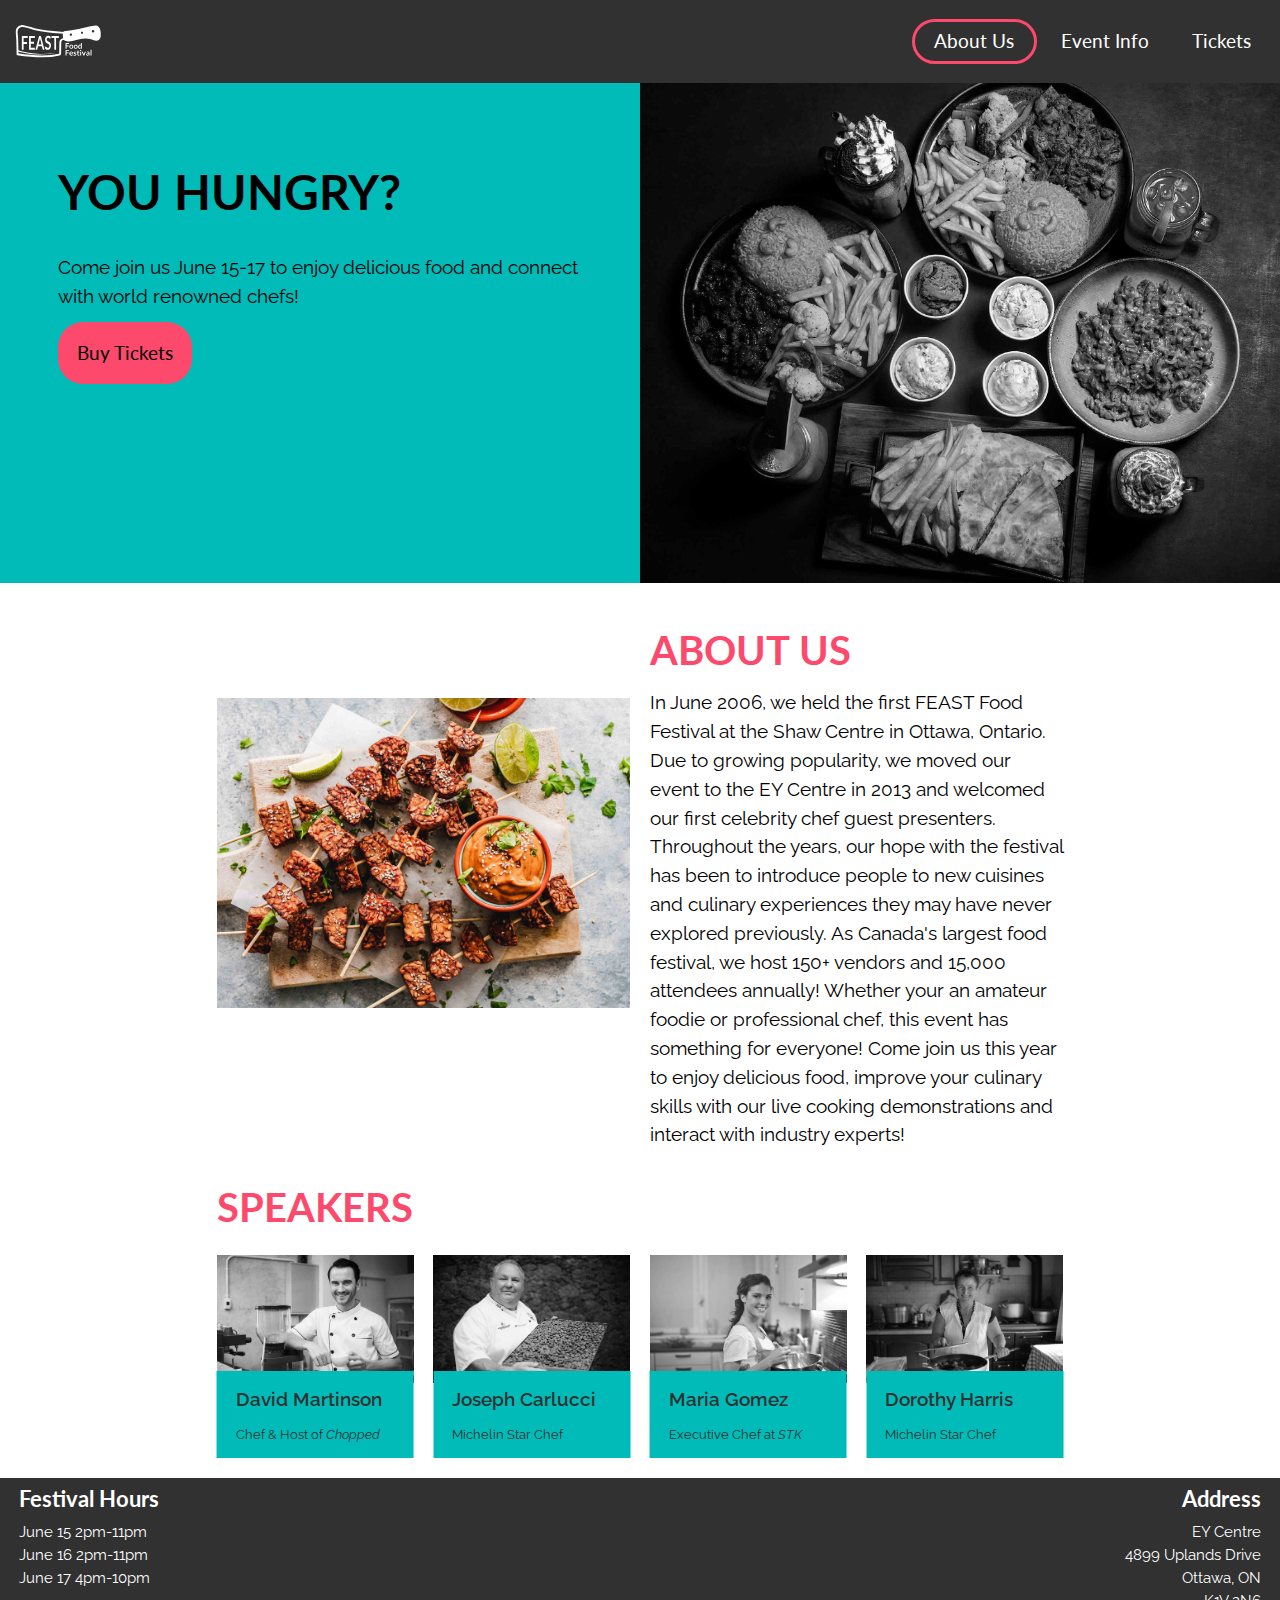
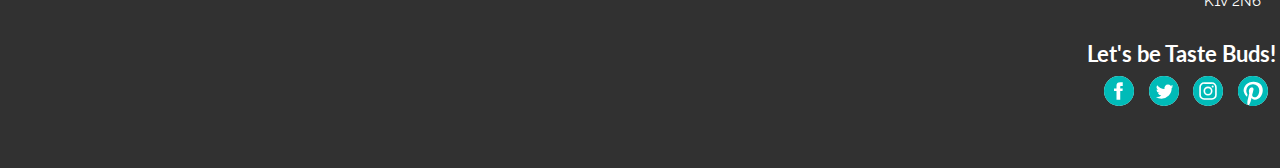
<file: index.html>
<!DOCTYPE html>
<html lang="en-ca">
<head>
  <meta charset="utf-8">
  <title>FEAST Food Festival</title>
  <meta name="viewport" content="width=device-width,initial-scale=1">
  <link href="css/type.css" rel="stylesheet">
  <link href="css/main.css" rel="stylesheet">
  <link href="https://fonts.googleapis.com/css2?family=Lato:wght@700;900&family=Raleway:wght@400;600&display=swap" rel="stylesheet">
  <link rel="icon" href="favicon-196.png" type="image/png">
  <link rel="shortcut icon" href="favicon.ico">
</head>
<body>

  <ul class="skip-links">
    <li><a href="#nav">Jump to navigation</a></li>
    <li><a href="#main">Jump to main content</a></li>
  </ul>

  <header role="banner">
    <div class="logo">
      <img class="logo-1" src="images/feast-logo.svg" alt="logo for desktop">
      <img class="logo-2" src="images/feast-logo-square.svg" alt="logo for mobile">
    </div>

    <nav role="navigation" id="nav" tabindex="0">
      <ul class="nav">
        <li><a class="current" href="index.html">About Us</a></li>
        <li><a href="event-info.html">Event Info</a></li>
        <li><a href="tickets.html">Tickets</a></li>
      </ul>
    </nav>
  </header>

  <main role="main" id="main" tabindex="0">
    <section class="hero-banner">
      <img class="feast-banner" src="images/feast.jpg" alt="feast banner">
      <div class="banner-text">
        <h1>YOU HUNGRY?</h1>
        <p>Come join us June 15-17 to enjoy delicious food and connect with world renowned chefs!</p>
        <a class="buy-tickets" href="tickets.html">Buy Tickets</a>
      </div>
    </section>

    <div class="content">
      <div class="about-us">
        <img class="about-us-img" src="images/skewers.jpg" alt="skewers">
        <div class="about-us-text">
          <h2 class="about-us-h2">ABOUT US</h2>
          <p class="about-us-p">In June 2006, we held the first FEAST Food Festival at the Shaw Centre in Ottawa, Ontario. Due to growing popularity, we moved our event to the EY Centre in 2013 and welcomed our first celebrity chef guest presenters. Throughout the years, our hope with the festival has been to introduce people to new cuisines and culinary experiences they may have never explored previously. As Canada's largest food festival, we host 150+ vendors and 15,000 attendees annually! Whether your an amateur foodie or professional chef, this event has something for everyone! Come join us this year to enjoy delicious food, improve your culinary skills with our live cooking demonstrations and interact with industry experts!</p>
        </div>
      </div>

      <section class="speakers">
        <h2>SPEAKERS</h2>
        <div class="chef-david">
          <img class="chef-img" src="images/chef-1.jpg" alt="chef david martinson">
          <div class="chef-name chef-1">
            <p class="name">David Martinson</p>
            <p>Chef & Host of <i>Chopped</i></p>
          </div>
        </div>
        <div class="chef-joseph">
          <img class="chef-img" src="images/chef-2.jpg" alt="chef joseph carlucci">
          <div class="chef-name chef-2">
            <p class="name">Joseph Carlucci</p>
            <p>Michelin Star Chef</p>
          </div>
        </div>
        <div class="chef-maria">
          <img class="chef-img" src="images/chef-3.jpg" alt="chef maria gomez">
          <div class="chef-name chef-3">
            <p class="name">Maria Gomez</p>
            <p>Executive Chef at <i>STK</i></p>
          </div>
        </div>
        <div class="chef-dorothy">
          <img class="chef-img" src="images/chef-4.jpg" alt="chef dorothy harris">
          <div class="chef-name chef-4">
            <p class="name">Dorothy Harris</p>
            <p>Michelin Star Chef</p>
          </div>
        </div>
      </section>
    </div>
  </main>

  <footer role="contentinfo">
    <div class="hours">
      <h3>Festival Hours</h3>
      <p>June 15 2pm-11pm</p>
      <p>June 16 2pm-11pm</p>
      <p class="last">June 17 4pm-10pm</p>
    </div>

    <div class="address">
      <h3>Address</h3>
      <p>EY Centre</p>
      <p>4899 Uplands Drive</p>
      <p>Ottawa, ON</p>
      <p class="last">K1V 2N6</p>
    </div>

    <div class="social-media">
      <h3>Let's be Taste Buds!</h3>
      <img src="images/facebook.svg" alt="facebook icon">
      <img src="images/twitter.svg" alt="twitter icon">
      <img src="images/instagram.svg" alt="instagram icon">
      <img src="images/pinterest.svg" alt="pinterest icon">
    </div>
  </footer>

</body>
</html>
</file>
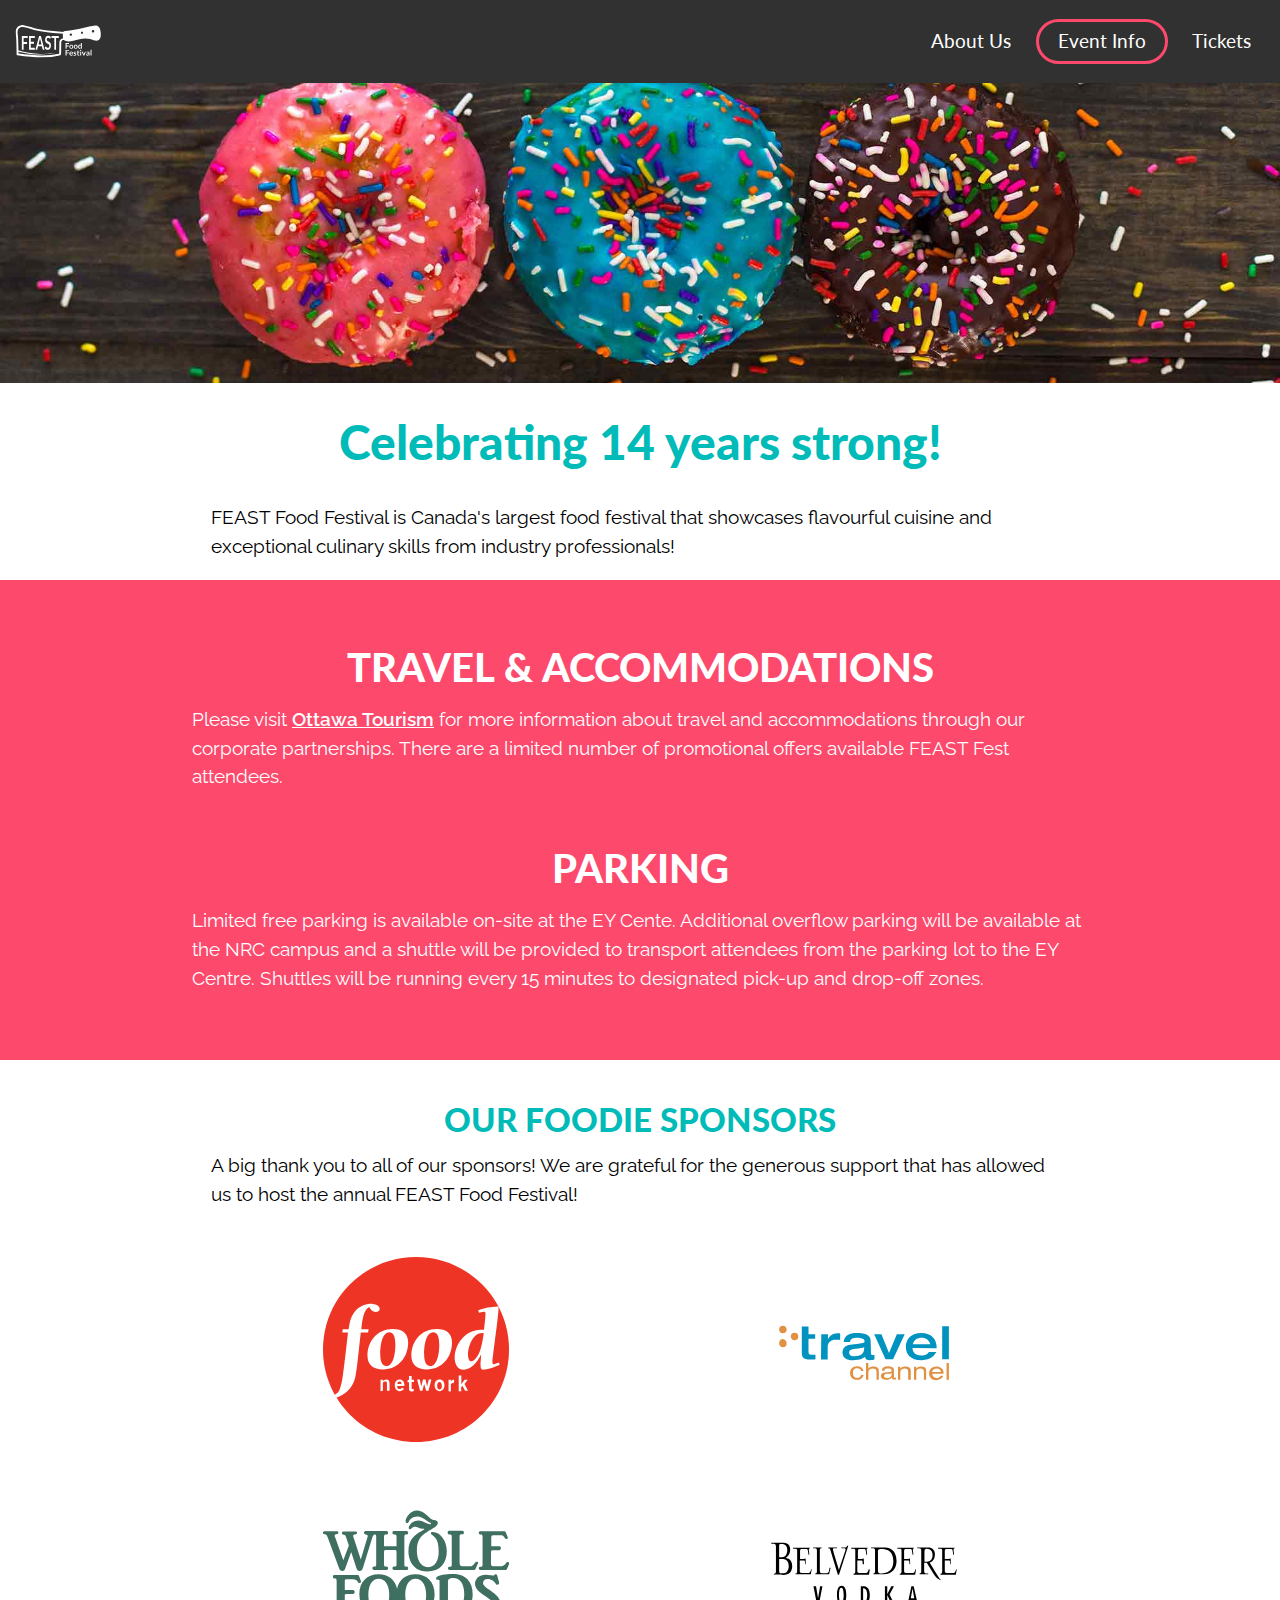
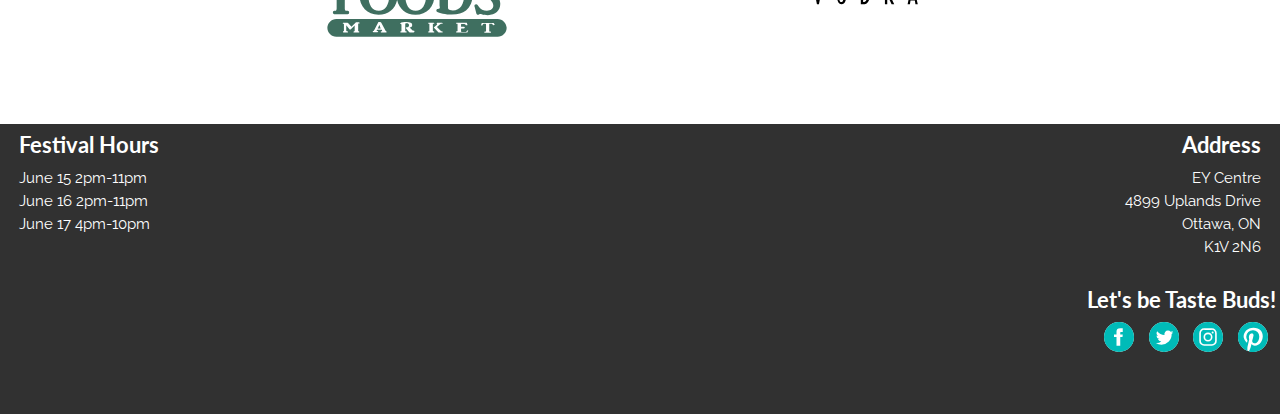
<file: event-info.html>
<!DOCTYPE html>
<html lang="en-ca">
<head>
  <meta charset="utf-8">
  <title>FEAST Food Festival</title>
  <meta name="viewport" content="width=device-width,initial-scale=1">
  <link href="css/type.css" rel="stylesheet">
  <link href="css/main.css" rel="stylesheet">
  <link href="https://fonts.googleapis.com/css2?family=Lato:wght@700;900&family=Raleway:wght@400;600&display=swap" rel="stylesheet">
  <link rel="icon" href="favicon-196.png" type="image/png">
  <link rel="shortcut icon" href="favicon.ico">
</head>
<body>

  <header role="banner">
    <div class="logo">
      <img class="logo-1" src="images/feast-logo.svg" alt="logo for desktop">
      <img class="logo-2" src="images/feast-logo-square.svg" alt="logo for mobile">
    </div>

    <nav role="navigation" id="nav" tabindex="0">
      <ul class="nav">
        <li><a href="index.html">About Us</a></li>
        <li><a class="current" href="event-info.html">Event Info</a></li>
        <li><a href="tickets.html">Tickets</a></li>
      </ul>
    </nav>
  </header>

  <main class="event-info" role="main" id="main" tabindex="0">
    <img class="donuts" src="images/donuts.jpg" alt="donut banner">
    <div class="celebrate">
      <h1>Celebrating 14 years strong!</h1>
      <p>FEAST Food Festival is Canada's largest food festival that showcases flavourful cuisine and exceptional culinary skills from industry professionals!</p>
    </div>

    <div class="info">
      <h2>TRAVEL & ACCOMMODATIONS</h2>
      <p>Please visit <a href="https://ottawatourism.ca/en/plan-your-visit/getting-here">Ottawa Tourism</a> for more information about travel and accommodations through our corporate partnerships. There are a limited number of promotional offers available FEAST Fest attendees.</p>

      <h2>PARKING</h2>
      <p>Limited free parking is available on-site at the EY Cente. Additional overflow parking will be available at the NRC campus and a shuttle will be provided to transport attendees from the parking lot to the EY Centre. Shuttles will be running every 15 minutes to designated pick-up and drop-off zones. </p>
    </div>

    <div class="sponsors">
      <h3>OUR FOODIE SPONSORS</h3>
      <p>A big thank you to all of our sponsors! We are grateful for the generous support that has allowed us to host the annual FEAST Food Festival!</p>
      <div class="sponsor-img">
        <img class="img1" src="images/food-network.svg" alt="food network logo">
        <img class="img2" src="images/travel-channel.svg" alt="travel channel logo">
        <img class="img3" src="images/whole-foods.svg" alt="whole foods logo">
        <img class="img4" src="images/vodka.svg" alt="belvedere vodka logo">
      </div>
    </div>
  </main>

  <footer role="contentinfo">
    <div class="hours">
      <h3>Festival Hours</h3>
      <p>June 15 2pm-11pm</p>
      <p>June 16 2pm-11pm</p>
      <p class="last">June 17 4pm-10pm</p>
    </div>

    <div class="address">
      <h3>Address</h3>
      <p>EY Centre</p>
      <p>4899 Uplands Drive</p>
      <p>Ottawa, ON</p>
      <p class="last">K1V 2N6</p>
    </div>

    <div class="social-media">
      <h3>Let's be Taste Buds!</h3>
      <img src="images/facebook.svg" alt="facebook icon">
      <img src="images/twitter.svg" alt="twitter icon">
      <img src="images/instagram.svg" alt="instagram icon">
      <img src="images/pinterest.svg" alt="pinterest icon">
    </div>
  </footer>

</body>
</html>
</file>
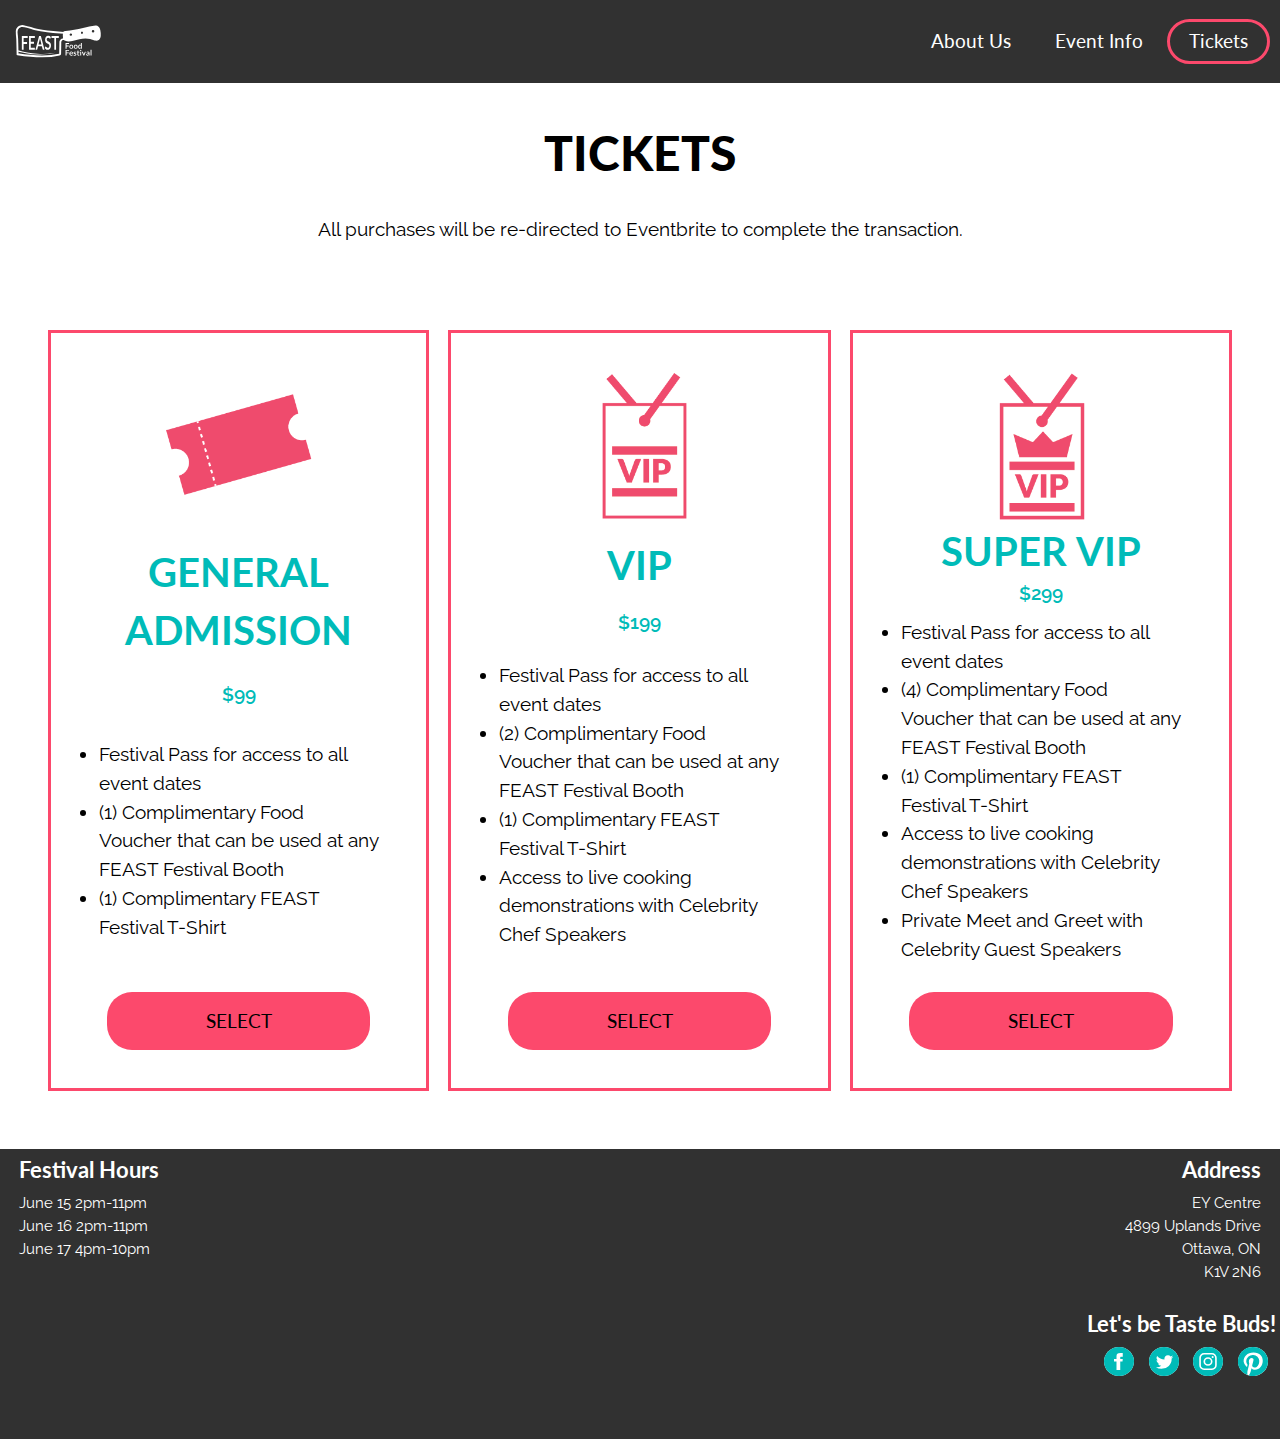
<file: tickets.html>
<!DOCTYPE html>
<html lang="en-ca">
<head>
  <meta charset="utf-8">
  <title>FEAST Food Festival</title>
  <meta name="viewport" content="width=device-width,initial-scale=1">
  <link href="css/type.css" rel="stylesheet">
  <link href="css/main.css" rel="stylesheet">
  <link href="https://fonts.googleapis.com/css2?family=Lato:wght@700;900&family=Raleway:wght@400;600&display=swap" rel="stylesheet">
  <link rel="icon" href="favicon-196.png" type="image/png">
  <link rel="shortcut icon" href="favicon.ico">
</head>
<body>

  <header role="banner">
    <div class="logo">
      <img class="logo-1" src="images/feast-logo.svg" alt="logo for desktop">
      <img class="logo-2" src="images/feast-logo-square.svg" alt="logo for mobile">
    </div>

    <nav role="navigation" id="nav" tabindex="0">
      <ul class="nav">
        <li><a href="index.html">About Us</a></li>
        <li><a href="event-info.html">Event Info</a></li>
        <li><a class="current" href="tickets.html">Tickets</a></li>
      </ul>
    </nav>
  </header>

  <main role="main" id="main" tabindex="0">
    <div class="ticket-header">
      <h1>TICKETS</h1>
      <p>All purchases will be re-directed to Eventbrite to complete the transaction.</p>
    </div>

    <div class="tickets">
      <div class="card-1 card">
        <img class="icon" src="images/ticket.png" alt="general admission">
        <h2>GENERAL<br>ADMISSION</h2>
        <p>$99</p>
        <ul class="pass-info">
          <li>Festival Pass for access to all event dates</li>
          <li>(1) Complimentary Food Voucher that can be used at any FEAST Festival Booth</li>
          <li>(1) Complimentary FEAST Festival T-Shirt</li>
        </ul>
        <a class="buy buy-1" href="#">SELECT</a>
      </div>

      <div class="card-2 card">
        <img class="icon" src="images/vip.png" alt="vip">
        <h2>VIP</h2>
        <p>$199</p>
        <ul class="pass-info">
          <li>Festival Pass for access to all event dates</li>
          <li>(2) Complimentary Food Voucher that can be used at any FEAST Festival Booth</li>
          <li>(1) Complimentary FEAST Festival T-Shirt</li>
          <li>Access to live cooking demonstrations with Celebrity Chef Speakers</li>
        </ul>
        <a class="buy buy-2" href="#">SELECT</a>
      </div>

      <div class="card-3 card">
        <img class="icon" src="images/super-vip.png" alt="super vip">
        <h2>SUPER VIP</h2>
        <p>$299</p>
        <ul class="pass-info">
          <li>Festival Pass for access to all event dates</li>
          <li>(4) Complimentary Food Voucher that can be used at any FEAST Festival Booth</li>
          <li>(1) Complimentary FEAST Festival T-Shirt</li>
          <li>Access to live cooking demonstrations with Celebrity Chef Speakers</li>
          <li>Private Meet and Greet with Celebrity Guest Speakers</li>
        </ul>
        <a class="buy buy-3" href="#">SELECT</a>
      </div>
    </div>
  </main>

  <footer role="contentinfo">
    <div class="hours">
      <h3>Festival Hours</h3>
      <p>June 15 2pm-11pm</p>
      <p>June 16 2pm-11pm</p>
      <p class="last">June 17 4pm-10pm</p>
    </div>

    <div class="address">
      <h3>Address</h3>
      <p>EY Centre</p>
      <p>4899 Uplands Drive</p>
      <p>Ottawa, ON</p>
      <p class="last">K1V 2N6</p>
    </div>

    <div class="social-media">
      <h3>Let's be Taste Buds!</h3>
      <img src="images/facebook.svg" alt="facebook icon">
      <img src="images/twitter.svg" alt="twitter icon">
      <img src="images/instagram.svg" alt="instagram icon">
      <img src="images/pinterest.svg" alt="pinterest icon">
    </div>
  </footer>

</body>
</html>
</file>
<file: css/type.css>
/*
  Typografier || Code released under the UNLICENSE
  https://typografier.web-dev.tools/#0,100,1.3,1.125,0;38,110,1.4,1.200,1;60,120,1.5,1.200,1;90,130,1.5,1.250,1
*/

html {
  font-size: 100%;
  line-height: 1.3;
}

a {
  background-color: transparent;
  -webkit-text-decoration-skip: objects;
}

sub,
sup {
  font-size: .75em;
  line-height: 1px;
  position: relative;
  vertical-align: baseline;
}

sup {
  top: -.5em;
}

sub {
  bottom: -.25em;
}

pre,
code,
kbd,
samp {
  font-size: 1em;
}

abbr[title] {
  border-bottom: none;
  text-decoration: underline;
  text-decoration: underline dotted;
}

b,
strong {
  font-weight: bold;
}

dfn,
caption {
  font-style: italic;
}

hr {
  border: 0;
  border-top: 2px solid #000;
  height: 0;
}

table {
  border-collapse: collapse;
  border-spacing: 0;
  width: 100%;
  table-layout: fixed;
}

caption {
  text-align: left;
}

th,
td {
  border-bottom: 1px solid #000;
  text-align: left;
  vertical-align: top;
}

thead th {
  vertical-align: bottom;

  border-bottom-width: 2px;
}

.text-left {
  text-align: left;
}

.text-right {
  text-align: right;
}

.text-center {
  text-align: center;
}

.normal {
  font-weight: normal;
  font-style: normal;
}

.not-bold {
  font-weight: normal;
}

.not-italic {
  font-style: normal;
}

.bold {
  font-weight: bold;
}

.italic {
  font-style: italic;
}

.text-upper {
  text-transform: uppercase;
}

.text-lower {
  text-transform: lowercase;
}

.wrapper {
  margin-left: auto;
  margin-right: auto;
  max-width: 52em;
  width: 100%;
}

.wrapper-no-center {
  max-width: 52em;
  width: 100%;
}

.max-length {
  margin-left: auto;
  margin-right: auto;
  max-width: 36em;
  width: 100%;
}

.max-length-no-center {
  max-width: 36em;
  width: 100%;
}

h1,
h2,
h3,
h4,
h5,
h6,
p,
ul,
ol,
dl,
dd,
figure,
blockquote,
details,
hr,
fieldset,
pre,
table,
caption,
menu {
  margin: 0 0 1.3rem;
}

.tenamega {
  font-size: 3.6532rem;
  line-height: 4.875rem;
}

.tenakilo {
  font-size: 3.2473rem;
  line-height: 4.225rem;
}

.tena {
  font-size: 2.8865rem;
  line-height: 3.9rem;
}

.nina {
  font-size: 2.5658rem;
  line-height: 3.575rem;
}

.yotta {
  font-size: 2.2807rem;
  line-height: 3.25rem;
}

.zetta {
  font-size: 2.0273rem;
  line-height: 2.925rem;
}

h1,
.exa {
  font-size: 1.802rem;
  line-height: 2.6rem;
}

h2,
.peta {
  font-size: 1.6018rem;
  line-height: 2.275rem;
}

h3,
.tera {
  font-size: 1.4238rem;
  line-height: 1.95rem;
}

h4,
.giga {
  font-size: 1.2656rem;
  line-height: 1.95rem;
}

h5,
.mega {
  font-size: 1.125rem;
  line-height: 1.625rem;
}

h6,
.kilo,
input,
textarea {
  font-size: 1rem;
  line-height: 1.3rem;
}

small,
.milli {
  font-size: .8889rem;
  line-height: 1.3rem;
}

.micro {
  font-size: .7901rem;
  line-height: 1.3rem;
}

.nano {
  font-size: .7023rem;
  line-height: 1.3rem;
}

.pico {
  font-size: .6243rem;
  line-height: .975rem;
}

ul {
  padding-left: 1em;
}

ol {
  padding-left: 1.6em;
}

input,
option,
select {
  height: calc(1.3rem + .1625rem + .1625rem);
}

[type="color"] {
  width: calc(1.3rem + .1625rem + .1625rem);
}

[type="checkbox"],
[type="radio"] {
  display: inline-block;
  height: auto;
}

.push {
  margin-bottom: 1.3rem;
}

.push-none,
.push-0 {
  margin-bottom: 0;
}

.push-double,
.push-2 {
  margin-bottom: 2.6rem;
}

.push-three-quarters,
.push-3-4 {
  margin-bottom: .975rem;
}

.push-half,
.push-1-2 {
  margin-bottom: .65rem;
}

.push-quarter,
.push-1-4 {
  margin-bottom: .325rem;
}

.push-eighth,
.push-1-8 {
  margin-bottom: .1625rem;
}

.push-right-eighth,
.push-r-1-8 {
  margin-right: .1625rem;
}

.push-right-quarter,
.push-r-1-4 {
  margin-right: .325rem;
}

.push-right-half,
.push-r-1-2 {
  margin-right: .65rem;
}

.push-right-three-quarters,
.push-r-3-4 {
  margin-right: .975rem;
}

.push-right,
.push-r {
  margin-right: 1.3rem;
}

.pad-top,
.pad-t {
  padding-top: 1.3rem;
}

.pad-bottom,
.pad-b {
  padding-bottom: 1.3rem;
}

.pad-top-double,
.pad-t-2 {
  padding-top: 2.6rem;
}

.pad-bottom-double,
.pad-b-2 {
  padding-bottom: 2.6rem;
}

.pad-top-three-quarters,
.pad-t-3-4 {
  padding-top: .975rem;
}

.pad-bottom-three-quarters,
.pad-b-3-4 {
  padding-bottom: .975rem;
}

.pad-top-half,
.pad-t-1-2 {
  padding-top: .65rem;
}

.pad-bottom-half,
.pad-b-1-2 {
  padding-bottom: .65rem;
}

.pad-top-quarter,
.pad-t-1-4 {
  padding-top: .325rem;
}

.pad-bottom-quarter,
.pad-b-1-4 {
  padding-bottom: .325rem;
}

.pad-top-eighth,
.pad-t-1-8 {
  padding-top: .1625rem;
}

.pad-bottom-eighth,
.pad-b-1-8 {
  padding-bottom: .1625rem;
}

.island {
  padding: 1.3rem;
}

.island-double,
.island-2 {
  padding: 2.6rem;
}

.island-three-quarters,
.island-3-4 {
  padding: .975rem;
}

.island-half,
.island-1-2 {
  padding: .65rem;
}

.island-quarter,
.island-1-4,
td,
table th {
  padding: .325rem;
}

.island-eighth,
.island-1-8,
input:not([type="checkbox"]),
input:not([type="radio"]),
textarea {
  padding: .1625rem;
}

.gutter {
  padding-left: 1.3rem;
  padding-right: 1.3rem;
}

.gutter-double,
.gutter-2 {
  padding-left: 2.6rem;
  padding-right: 2.6rem;
}

.gutter-three-quarters,
.gutter-3-4 {
  padding-left: .975rem;
  padding-right: .975rem;
}

.gutter-half,
.gutter-1-2 {
  padding-left: .65rem;
  padding-right: .65rem;
}

.gutter-quarter,
.gutter-1-4,
caption {
  padding-left: .325rem;
  padding-right: .325rem;
}

.gutter-eighth,
.gutter-1-8 {
  padding-left: .1625rem;
  padding-right: .1625rem;
}

.i-1 {
  height: 1.3rem;
  width: 1.3rem;
}

.i-3-4 {
  height: .975rem;
  width: .975rem;
}

.i-1-2 {
  height: .65rem;
  width: .65rem;
}

.i-1-4 {
  height: .325rem;
  width: .325rem;
}

.i-1-8 {
  height: .1625rem;
  width: .1625rem;
}

.i-1-1-2,
.i-3-2 {
  height: 1.95rem;
  width: 1.95rem;
}

.i-1-1-4,
.i-5-4 {
  height: 1.625rem;
  width: 1.625rem;
}

.i-1-3-4,
.i-7-4 {
  height: 2.275rem;
  width: 2.275rem;
}

.i-2 {
  height: 2.6rem;
  width: 2.6rem;
}

select {
  padding: 0 .1625rem;
}

fieldset {
  padding: .325rem 0;

  border: 0;
  border-top: 2px solid #000;
}

legend {
  padding-right: .325rem;
}

@media only screen and (min-width: 38em) {

  html {
    font-size: 110%;
    line-height: 1.4;
  }

  h1,
  h2,
  h3,
  h4,
  h5,
  h6,
  p,
  ul,
  ol,
  dl,
  dd,
  figure,
  blockquote,
  details,
  hr,
  fieldset,
  pre,
  table,
  caption,
  menu {
    margin: 0 0 1.4rem;
  }

  .tenamega {
    font-size: 7.4301rem;
    line-height: 9.8rem;
  }

  .tenakilo {
    font-size: 6.1917rem;
    line-height: 8.05rem;
  }

  .tena {
    font-size: 5.1598rem;
    line-height: 7rem;
  }

  .nina {
    font-size: 4.2998rem;
    line-height: 5.6rem;
  }

  .yotta {
    font-size: 3.5832rem;
    line-height: 4.9rem;
  }

  .zetta {
    font-size: 2.986rem;
    line-height: 4.2rem;
  }

  h1,
  .exa {
    font-size: 2.4883rem;
    line-height: 3.5rem;
  }

  h2,
  .peta {
    font-size: 2.0736rem;
    line-height: 2.8rem;
  }

  h3,
  .tera {
    font-size: 1.728rem;
    line-height: 2.45rem;
  }

  h4,
  .giga {
    font-size: 1.44rem;
    line-height: 2.1rem;
  }

  h5,
  .mega {
    font-size: 1.2rem;
    line-height: 1.75rem;
  }

  h6,
  .kilo,
  input,
  textarea {
    font-size: 1rem;
    line-height: 1.4rem;
  }

  small,
  .milli {
    font-size: .8333rem;
    line-height: 1.4rem;
  }

  .micro {
    font-size: .6944rem;
    line-height: 1.05rem;
  }

  .nano {
    font-size: .5787rem;
    line-height: 1.05rem;
  }

  .pico {
    font-size: .4823rem;
    line-height: .7rem;
  }

  ul,
  ol {
    padding-left: 0;
  }

  ul ul,
  ol ul {
    padding-left: 1em;
  }

  ol ol,
  ul ol {
    padding-left: 1.6em;
  }

  .hang-punc {
    float: left;
    margin-left: -1.4em;
    text-align: right;
    width: 1.3em;
  }

  table {
    margin-left: -.35rem;
    margin-right: -.35rem;
    width: calc(100% + .35rem + .35rem);
  }

  input,
  option,
  select {
    height: calc(1.4rem + .175rem + .175rem);
  }

  [type="color"] {
    width: calc(1.4rem + .175rem + .175rem);
  }

  [type="checkbox"],
  [type="radio"] {
    display: inline-block;
    height: auto;
  }

  .push {
    margin-bottom: 1.4rem;
  }

  .push-none,
  .push-0 {
    margin-bottom: 0;
  }

  .push-double,
  .push-2 {
    margin-bottom: 2.8rem;
  }

  .push-three-quarters,
  .push-3-4 {
    margin-bottom: 1.05rem;
  }

  .push-half,
  .push-1-2 {
    margin-bottom: .7rem;
  }

  .push-quarter,
  .push-1-4 {
    margin-bottom: .35rem;
  }

  .push-eighth,
  .push-1-8 {
    margin-bottom: .175rem;
  }

  .push-right-eighth,
  .push-r-1-8 {
    margin-right: .175rem;
  }

  .push-right-quarter,
  .push-r-1-4 {
    margin-right: .35rem;
  }

  .push-right-half,
  .push-r-1-2 {
    margin-right: .7rem;
  }

  .push-right-three-quarters,
  .push-r-3-4 {
    margin-right: 1.05rem;
  }

  .push-right,
  .push-r {
    margin-right: 1.4rem;
  }

  .pad-top,
  .pad-t {
    padding-top: 1.4rem;
  }

  .pad-bottom,
  .pad-b {
    padding-bottom: 1.4rem;
  }

  .pad-top-double,
  .pad-t-2 {
    padding-top: 2.8rem;
  }

  .pad-bottom-double,
  .pad-b-2 {
    padding-bottom: 2.8rem;
  }

  .pad-top-three-quarters,
  .pad-t-3-4 {
    padding-top: 1.05rem;
  }

  .pad-bottom-three-quarters,
  .pad-b-3-4 {
    padding-bottom: 1.05rem;
  }

  .pad-top-half,
  .pad-t-1-2 {
    padding-top: .7rem;
  }

  .pad-bottom-half,
  .pad-b-1-2 {
    padding-bottom: .7rem;
  }

  .pad-top-quarter,
  .pad-t-1-4 {
    padding-top: .35rem;
  }

  .pad-bottom-quarter,
  .pad-b-1-4 {
    padding-bottom: .35rem;
  }

  .pad-top-eighth,
  .pad-t-1-8 {
    padding-top: .175rem;
  }

  .pad-bottom-eighth,
  .pad-b-1-8 {
    padding-bottom: .175rem;
  }

  .island {
    padding: 1.4rem;
  }

  .island-double,
  .island-2 {
    padding: 2.8rem;
  }

  .island-three-quarters,
  .island-3-4 {
    padding: 1.05rem;
  }

  .island-half,
  .island-1-2 {
    padding: .7rem;
  }

  .island-quarter,
  .island-1-4,
  td,
  table th {
    padding: .35rem;
  }

  .island-eighth,
  .island-1-8,
  input:not([type="checkbox"]),
  input:not([type="radio"]),
  textarea {
    padding: .175rem;
  }

  .gutter {
    padding-left: 1.4rem;
    padding-right: 1.4rem;
  }

  .gutter-double,
  .gutter-2 {
    padding-left: 2.8rem;
    padding-right: 2.8rem;
  }

  .gutter-three-quarters,
  .gutter-3-4 {
    padding-left: 1.05rem;
    padding-right: 1.05rem;
  }

  .gutter-half,
  .gutter-1-2 {
    padding-left: .7rem;
    padding-right: .7rem;
  }

  .gutter-quarter,
  .gutter-1-4,
  caption {
    padding-left: .35rem;
    padding-right: .35rem;
  }

  .gutter-eighth,
  .gutter-1-8 {
    padding-left: .175rem;
    padding-right: .175rem;
  }

  .i-1 {
    height: 1.4rem;
    width: 1.4rem;
  }

  .i-3-4 {
    height: 1.05rem;
    width: 1.05rem;
  }

  .i-1-2 {
    height: .7rem;
    width: .7rem;
  }

  .i-1-4 {
    height: .35rem;
    width: .35rem;
  }

  .i-1-8 {
    height: .175rem;
    width: .175rem;
  }

  .i-1-1-2,
  .i-3-2 {
    height: 2.1rem;
    width: 2.1rem;
  }

  .i-1-1-4,
  .i-5-4 {
    height: 1.75rem;
    width: 1.75rem;
  }

  .i-1-3-4,
  .i-7-4 {
    height: 2.45rem;
    width: 2.45rem;
  }

  .i-2 {
    height: 2.8rem;
    width: 2.8rem;
  }

  select {
    padding: 0 .175rem;
  }

  fieldset {
    padding: .35rem 0;

    border: 0;
    border-top: 2px solid #000;
  }

  legend {
    padding-right: .35rem;
  }

}

@media only screen and (min-width: 60em) {

  html {
    font-size: 120%;
    line-height: 1.5;
  }

  h1,
  h2,
  h3,
  h4,
  h5,
  h6,
  p,
  ul,
  ol,
  dl,
  dd,
  figure,
  blockquote,
  details,
  hr,
  fieldset,
  pre,
  table,
  caption,
  menu {
    margin: 0 0 1.5rem;
  }

  .tenamega {
    font-size: 7.4301rem;
    line-height: 9.75rem;
  }

  .tenakilo {
    font-size: 6.1917rem;
    line-height: 8.25rem;
  }

  .tena {
    font-size: 5.1598rem;
    line-height: 6.75rem;
  }

  .nina {
    font-size: 4.2998rem;
    line-height: 5.625rem;
  }

  .yotta {
    font-size: 3.5832rem;
    line-height: 4.875rem;
  }

  .zetta {
    font-size: 2.986rem;
    line-height: 4.125rem;
  }

  h1,
  .exa {
    font-size: 2.4883rem;
    line-height: 3.375rem;
  }

  h2,
  .peta {
    font-size: 2.0736rem;
    line-height: 3rem;
  }

  h3,
  .tera {
    font-size: 1.728rem;
    line-height: 2.25rem;
  }

  h4,
  .giga {
    font-size: 1.44rem;
    line-height: 1.875rem;
  }

  h5,
  .mega {
    font-size: 1.2rem;
    line-height: 1.875rem;
  }

  h6,
  .kilo,
  input,
  textarea {
    font-size: 1rem;
    line-height: 1.5rem;
  }

  small,
  .milli {
    font-size: .8333rem;
    line-height: 1.5rem;
  }

  .micro {
    font-size: .6944rem;
    line-height: 1.125rem;
  }

  .nano {
    font-size: .5787rem;
    line-height: .75rem;
  }

  .pico {
    font-size: .4823rem;
    line-height: .75rem;
  }

  ul,
  ol {
    padding-left: 0;
  }

  ul ul,
  ol ul {
    padding-left: 1em;
  }

  ol ol,
  ul ol {
    padding-left: 1.6em;
  }

  .hang-punc {
    float: left;
    margin-left: -1.4em;
    text-align: right;
    width: 1.3em;
  }

  table {
    margin-left: -.375rem;
    margin-right: -.375rem;
    width: calc(100% + .375rem + .375rem);
  }

  input,
  option,
  select {
    height: calc(1.5rem + .1875rem + .1875rem);
  }

  [type="color"] {
    width: calc(1.5rem + .1875rem + .1875rem);
  }

  [type="checkbox"],
  [type="radio"] {
    display: inline-block;
    height: auto;
  }

  .push {
    margin-bottom: 1.5rem;
  }

  .push-none,
  .push-0 {
    margin-bottom: 0;
  }

  .push-double,
  .push-2 {
    margin-bottom: 3rem;
  }

  .push-three-quarters,
  .push-3-4 {
    margin-bottom: 1.125rem;
  }

  .push-half,
  .push-1-2 {
    margin-bottom: .75rem;
  }

  .push-quarter,
  .push-1-4 {
    margin-bottom: .375rem;
  }

  .push-eighth,
  .push-1-8 {
    margin-bottom: .1875rem;
  }

  .push-right-eighth,
  .push-r-1-8 {
    margin-right: .1875rem;
  }

  .push-right-quarter,
  .push-r-1-4 {
    margin-right: .375rem;
  }

  .push-right-half,
  .push-r-1-2 {
    margin-right: .75rem;
  }

  .push-right-three-quarters,
  .push-r-3-4 {
    margin-right: 1.125rem;
  }

  .push-right,
  .push-r {
    margin-right: 1.5rem;
  }

  .pad-top,
  .pad-t {
    padding-top: 1.5rem;
  }

  .pad-bottom,
  .pad-b {
    padding-bottom: 1.5rem;
  }

  .pad-top-double,
  .pad-t-2 {
    padding-top: 3rem;
  }

  .pad-bottom-double,
  .pad-b-2 {
    padding-bottom: 3rem;
  }

  .pad-top-three-quarters,
  .pad-t-3-4 {
    padding-top: 1.125rem;
  }

  .pad-bottom-three-quarters,
  .pad-b-3-4 {
    padding-bottom: 1.125rem;
  }

  .pad-top-half,
  .pad-t-1-2 {
    padding-top: .75rem;
  }

  .pad-bottom-half,
  .pad-b-1-2 {
    padding-bottom: .75rem;
  }

  .pad-top-quarter,
  .pad-t-1-4 {
    padding-top: .375rem;
  }

  .pad-bottom-quarter,
  .pad-b-1-4 {
    padding-bottom: .375rem;
  }

  .pad-top-eighth,
  .pad-t-1-8 {
    padding-top: .1875rem;
  }

  .pad-bottom-eighth,
  .pad-b-1-8 {
    padding-bottom: .1875rem;
  }

  .island {
    padding: 1.5rem;
  }

  .island-double,
  .island-2 {
    padding: 3rem;
  }

  .island-three-quarters,
  .island-3-4 {
    padding: 1.125rem;
  }

  .island-half,
  .island-1-2 {
    padding: .75rem;
  }

  .island-quarter,
  .island-1-4,
  td,
  table th {
    padding: .375rem;
  }

  .island-eighth,
  .island-1-8,
  input:not([type="checkbox"]),
  input:not([type="radio"]),
  textarea {
    padding: .1875rem;
  }

  .gutter {
    padding-left: 1.5rem;
    padding-right: 1.5rem;
  }

  .gutter-double,
  .gutter-2 {
    padding-left: 3rem;
    padding-right: 3rem;
  }

  .gutter-three-quarters,
  .gutter-3-4 {
    padding-left: 1.125rem;
    padding-right: 1.125rem;
  }

  .gutter-half,
  .gutter-1-2 {
    padding-left: .75rem;
    padding-right: .75rem;
  }

  .gutter-quarter,
  .gutter-1-4,
  caption {
    padding-left: .375rem;
    padding-right: .375rem;
  }

  .gutter-eighth,
  .gutter-1-8 {
    padding-left: .1875rem;
    padding-right: .1875rem;
  }

  .i-1 {
    height: 1.5rem;
    width: 1.5rem;
  }

  .i-3-4 {
    height: 1.125rem;
    width: 1.125rem;
  }

  .i-1-2 {
    height: .75rem;
    width: .75rem;
  }

  .i-1-4 {
    height: .375rem;
    width: .375rem;
  }

  .i-1-8 {
    height: .1875rem;
    width: .1875rem;
  }

  .i-1-1-2,
  .i-3-2 {
    height: 2.25rem;
    width: 2.25rem;
  }

  .i-1-1-4,
  .i-5-4 {
    height: 1.875rem;
    width: 1.875rem;
  }

  .i-1-3-4,
  .i-7-4 {
    height: 2.625rem;
    width: 2.625rem;
  }

  .i-2 {
    height: 3rem;
    width: 3rem;
  }

  select {
    padding: 0 .1875rem;
  }

  fieldset {
    padding: .375rem 0;

    border: 0;
    border-top: 2px solid #000;
  }

  legend {
    padding-right: .375rem;
  }

}

@media only screen and (min-width: 90em) {

  html {
    font-size: 130%;
    line-height: 1.5;
  }

  h1,
  h2,
  h3,
  h4,
  h5,
  h6,
  p,
  ul,
  ol,
  dl,
  dd,
  figure,
  blockquote,
  details,
  hr,
  fieldset,
  pre,
  table,
  caption,
  menu {
    margin: 0 0 1.5rem;
  }

  .tenamega {
    font-size: 11.6415rem;
    line-height: 15.375rem;
  }

  .tenakilo {
    font-size: 9.3132rem;
    line-height: 12.375rem;
  }

  .tena {
    font-size: 7.4506rem;
    line-height: 9.75rem;
  }

  .nina {
    font-size: 5.9605rem;
    line-height: 7.875rem;
  }

  .yotta {
    font-size: 4.7684rem;
    line-height: 6.375rem;
  }

  .zetta {
    font-size: 3.8147rem;
    line-height: 5.25rem;
  }

  h1,
  .exa {
    font-size: 3.0518rem;
    line-height: 4.125rem;
  }

  h2,
  .peta {
    font-size: 2.4414rem;
    line-height: 3.375rem;
  }

  h3,
  .tera {
    font-size: 1.9531rem;
    line-height: 2.625rem;
  }

  h4,
  .giga {
    font-size: 1.5625rem;
    line-height: 2.25rem;
  }

  h5,
  .mega {
    font-size: 1.25rem;
    line-height: 1.875rem;
  }

  h6,
  .kilo,
  input,
  textarea {
    font-size: 1rem;
    line-height: 1.5rem;
  }

  small,
  .milli {
    font-size: .8rem;
    line-height: 1.5rem;
  }

  .micro {
    font-size: .64rem;
    line-height: 1.125rem;
  }

  .nano {
    font-size: .512rem;
    line-height: .75rem;
  }

  .pico {
    font-size: .4096rem;
    line-height: .75rem;
  }

  ul,
  ol {
    padding-left: 0;
  }

  ul ul,
  ol ul {
    padding-left: 1em;
  }

  ol ol,
  ul ol {
    padding-left: 1.6em;
  }

  .hang-punc {
    float: left;
    margin-left: -1.4em;
    text-align: right;
    width: 1.3em;
  }

  table {
    margin-left: -.375rem;
    margin-right: -.375rem;
    width: calc(100% + .375rem + .375rem);
  }

  input,
  option,
  select {
    height: calc(1.5rem + .1875rem + .1875rem);
  }

  [type="color"] {
    width: calc(1.5rem + .1875rem + .1875rem);
  }

  [type="checkbox"],
  [type="radio"] {
    display: inline-block;
    height: auto;
  }

  .push {
    margin-bottom: 1.5rem;
  }

  .push-none,
  .push-0 {
    margin-bottom: 0;
  }

  .push-double,
  .push-2 {
    margin-bottom: 3rem;
  }

  .push-three-quarters,
  .push-3-4 {
    margin-bottom: 1.125rem;
  }

  .push-half,
  .push-1-2 {
    margin-bottom: .75rem;
  }

  .push-quarter,
  .push-1-4 {
    margin-bottom: .375rem;
  }

  .push-eighth,
  .push-1-8 {
    margin-bottom: .1875rem;
  }

  .push-right-eighth,
  .push-r-1-8 {
    margin-right: .1875rem;
  }

  .push-right-quarter,
  .push-r-1-4 {
    margin-right: .375rem;
  }

  .push-right-half,
  .push-r-1-2 {
    margin-right: .75rem;
  }

  .push-right-three-quarters,
  .push-r-3-4 {
    margin-right: 1.125rem;
  }

  .push-right,
  .push-r {
    margin-right: 1.5rem;
  }

  .pad-top,
  .pad-t {
    padding-top: 1.5rem;
  }

  .pad-bottom,
  .pad-b {
    padding-bottom: 1.5rem;
  }

  .pad-top-double,
  .pad-t-2 {
    padding-top: 3rem;
  }

  .pad-bottom-double,
  .pad-b-2 {
    padding-bottom: 3rem;
  }

  .pad-top-three-quarters,
  .pad-t-3-4 {
    padding-top: 1.125rem;
  }

  .pad-bottom-three-quarters,
  .pad-b-3-4 {
    padding-bottom: 1.125rem;
  }

  .pad-top-half,
  .pad-t-1-2 {
    padding-top: .75rem;
  }

  .pad-bottom-half,
  .pad-b-1-2 {
    padding-bottom: .75rem;
  }

  .pad-top-quarter,
  .pad-t-1-4 {
    padding-top: .375rem;
  }

  .pad-bottom-quarter,
  .pad-b-1-4 {
    padding-bottom: .375rem;
  }

  .pad-top-eighth,
  .pad-t-1-8 {
    padding-top: .1875rem;
  }

  .pad-bottom-eighth,
  .pad-b-1-8 {
    padding-bottom: .1875rem;
  }

  .island {
    padding: 1.5rem;
  }

  .island-double,
  .island-2 {
    padding: 3rem;
  }

  .island-three-quarters,
  .island-3-4 {
    padding: 1.125rem;
  }

  .island-half,
  .island-1-2 {
    padding: .75rem;
  }

  .island-quarter,
  .island-1-4,
  td,
  table th {
    padding: .375rem;
  }

  .island-eighth,
  .island-1-8,
  input:not([type="checkbox"]),
  input:not([type="radio"]),
  textarea {
    padding: .1875rem;
  }

  .gutter {
    padding-left: 1.5rem;
    padding-right: 1.5rem;
  }

  .gutter-double,
  .gutter-2 {
    padding-left: 3rem;
    padding-right: 3rem;
  }

  .gutter-three-quarters,
  .gutter-3-4 {
    padding-left: 1.125rem;
    padding-right: 1.125rem;
  }

  .gutter-half,
  .gutter-1-2 {
    padding-left: .75rem;
    padding-right: .75rem;
  }

  .gutter-quarter,
  .gutter-1-4,
  caption {
    padding-left: .375rem;
    padding-right: .375rem;
  }

  .gutter-eighth,
  .gutter-1-8 {
    padding-left: .1875rem;
    padding-right: .1875rem;
  }

  .i-1 {
    height: 1.5rem;
    width: 1.5rem;
  }

  .i-3-4 {
    height: 1.125rem;
    width: 1.125rem;
  }

  .i-1-2 {
    height: .75rem;
    width: .75rem;
  }

  .i-1-4 {
    height: .375rem;
    width: .375rem;
  }

  .i-1-8 {
    height: .1875rem;
    width: .1875rem;
  }

  .i-1-1-2,
  .i-3-2 {
    height: 2.25rem;
    width: 2.25rem;
  }

  .i-1-1-4,
  .i-5-4 {
    height: 1.875rem;
    width: 1.875rem;
  }

  .i-1-3-4,
  .i-7-4 {
    height: 2.625rem;
    width: 2.625rem;
  }

  .i-2 {
    height: 3rem;
    width: 3rem;
  }

  select {
    padding: 0 .1875rem;
  }

  fieldset {
    padding: .375rem 0;

    border: 0;
    border-top: 2px solid #000;
  }

  legend {
    padding-right: .375rem;
  }

}
</file>
<file: css/main.css>
@-moz-viewport { width: device-width; scale: 1; }
@-ms-viewport { width: device-width; scale: 1; }
@-o-viewport { width: device-width; scale: 1; }
@-webkit-viewport { width: device-width; scale: 1; }
@viewport { width: device-width; scale: 1; }

html {
  -moz-text-size-adjust: 100%;
  -ms-text-size-adjust: 100%;
  -webkit-text-size-adjust: 100%;
  text-size-adjust: 100%;
  box-sizing: border-box;
  font-family: Lato, sans-serif;
}

*, *::before, *::after {
  box-sizing: inherit;
}

body {
  margin: 0;
}

img {
  width: 100%;
}

.skip-links {
  margin: 0;
  padding: 0;
  list-style-type: none;
}

.skip-links a {
  position: absolute;
  top: -3em;
}

header {
  background-color: #313131;
}

.logo {
  width: 64px;
  display: block;
  margin-left: auto;
  margin-right: auto;
  padding-top: 1rem;
}

.logo-1 {
  display: none;
}

nav a {
  display: block;
  text-align: center;
}

nav .current {
  background-color: #fc496c;
}

nav a:hover {
  background-color: #fc496c;
  transition: all .3s ease;
}

.nav {
  list-style-type: none;
  padding-left: 0;
  padding-bottom: 1rem;
  margin-bottom: 0;
}

li a {
  text-decoration: none;
  color: #fff;
  padding: .5rem 0;
}

.feast-banner {
  display: none;
}

.banner-text {
  color: #000;
  background-color: #00bbb8;
  padding: 3rem 1rem;
}

.buy,
.banner-text a {
  text-decoration: none;
  color: #000;
  background-color: #fc496c;
  border-radius: 25px;
  transition: all .3s ease;
}

.buy {
  padding: .75rem 1rem;
  position: absolute;
  left: 50%;
  transform: translateX(-50%);
}

.banner-text a {
  padding: 1rem;
}

.banner h1 {
  margin-top: 0;
}

.banner p {
  margin-bottom: 2rem;
}

.buy:hover,
.banner-text a:hover {
  background-color: #c93b57;
}

.content h2,
.content p {
  margin: .5rem 1rem;
}

.speakers h2 {
  margin-top: 2rem;
}

p {
  font-family: Raleway, sans-serif;
}

.content h2 {
  color: #fc496c;
  text-align: center;
}

.chef-img {
  position: relative;
}

.chef-name {
  position: absolute;
  z-index: 2;
  background-color: #00bbb8;
  color: #313131;
  padding: 1rem;
  left: 20%;
  transform: translateX(-20%);
}

.name {
  font-weight: 600;
}

.chef-1,
.chef-2,
.chef-3,
.chef-4 {
  position: relative;
  bottom: 50px;
}

footer {
  background-color: #313131;
  color: #fff;
  padding: 1rem;
  text-align: center;
}

footer img {
  width: 60px;
  padding-left: 1rem;
}

footer h3 {
  margin-bottom: 0;
  font-size: 1.125rem;
}

footer p {
  margin-bottom: 0;
  margin-left: 0;
  font-size: .8rem;
}

.last {
  margin-bottom: 1.5rem;
}

.ticket-header {
  text-align: center;
}

.ticket-header h1 {
  margin-top: 2rem;
  font-weight: 900;
}

.pass-info {
  margin-left: .5rem;
  margin-right: .5rem;
}

.icon {
  width: 150px;
  display: block;
  margin-left: auto;
  margin-right: auto;
  margin-top: 2rem;
}

.card-1 p,
.card-2 p,
.card-3 p {
  text-align: center;
  margin-bottom: .5rem;
  color: #00bbb8;
  position: relative;
}

.card-1 h2,
.card-2 h2,
.card-3 h2 {
  text-align: center;
  margin-bottom: 0;
  color: #00bbb8;
  position: relative;
}

.card-1,
.card-2,
.card-3 {
  padding-bottom: 5rem;
  border: solid 3px #fc496c;
  margin: 1rem;
}

.card li {
  font-family: Raleway, sans-serif;
  margin: 0 .5rem;
}

.card p {
  font-weight: 600;
}

.event-info h1 {
  margin-top: 1rem;
  text-align: center;
  color: #00bbb8;
  font-weight: 900;
}

.celebrate p {
  margin: 0 1rem 1rem;
}

.info {
  background-color: #fc496c;
  padding: 1rem;
}

.info h2,
.sponsors h3 {
  text-align: center;
  font-weight: 900;
  margin-bottom: .5rem;
}

.info h2,
.info p {
  color: #fff;
}

.info p {
  margin-bottom: 2.5rem;
}

.info h2:first-child {
  margin-top: 2rem;
}

.info a {
  color: #fff;
  font-weight: 600;
  transition: all .3s ease;
}

.info a:hover {
  color: #313131;
}

.sponsors h3 {
  margin-top: 2rem;
  color: #00bbb8;
}

.sponsors p {
  margin-left: 1rem;
  margin-right: 1rem;
}

.sponsor-img {
  display: grid;
  grid-template-rows: 1fr 1fr;
  grid-template-columns: 1fr 1fr;
}

.img1,
.img2,
.img3,
.img4 {
  padding: 1rem;
}

@media only screen and (min-width: 25em) {

  .img1,
  .img2,
  .img3,
  .img4 {
    width: 50%;
    margin: 0 auto;
  }

}

@media only screen and (min-width: 38em) {

  .banner h1,
  .banner p {
    padding-left: 3rem;
    padding-right: 3rem;
  }

  .banner a {
    margin-left: 3rem;
    padding-left: 2rem;
    padding-right: 2rem;
  }

  .pass-info {
    margin-left: 2rem;
    margin-right: 2rem;
  }

  .donuts {
    object-fit: cover;
    height: 300px;
  }

  .celebrate,
  .info,
  .sponsors {
    padding-left: 3rem;
    padding-right: 3rem;
  }

}

@media only screen and (min-width: 60em) {

  nav .current {
    background-color: transparent;
    border: 3px solid #fc496c;
  }

  .logo {
    margin-left: 0;
    padding: 0;
  }

  .logo-1 {
    display: block;
    width: 150%;
  }

  .logo-2 {
    display: none;
  }

  header {
    display: flex;
    justify-content: space-between;
    align-items: center;
    padding: 1rem .5rem;
  }

  .nav {
    padding-bottom: 0;
  }

  nav li {
    display: inline-block;
  }

  nav li a {
    transition: all .3s ease;
    padding: .25rem 1rem;
    border-radius: 25px;
  }

  .hero-banner {
    display: grid;
    grid-template-columns: 1fr 1fr;
  }

  .feast-banner {
    display: block;
    grid-column: 2;
    grid-row: 1;
    object-fit: cover;
    max-height: 500px;
  }

  .banner-text h1,
  .banner-text p {
    padding-left: 0;
  }

  .banner-text a {
    margin-left: 0;
  }

  .banner-text {
    padding: 4rem 3rem 2rem;
    grid-column: 1;
    grid-row: 1;
  }

  .about-us {
    display: grid;
    grid-template-columns: 1fr 1fr 1fr 1fr 1fr 1fr;
    column-gap: 1rem;
    grid-template-areas: ". a a b b .";
  }

  .about-us-img {
    margin-top: 6rem;
    grid-column: 2 / 3;
    grid-row: 1;
    grid-area: a;
  }

  .about-us-text {
    grid-column: 4 / 5;
    grid-row: 1;
    grid-area: b;
  }

  .about-us h2 {
    margin-top: 2rem;
    margin-left: 0;
    margin-right: 0;
    text-align: left;
  }

  .about-us p {
    margin-left: 0;
    margin-right: 0;
  }

  .speakers {
    display: grid;
    grid-template-columns: 1fr 1fr 1fr 1fr 1fr 1fr;
    grid-template-rows: 1fr;
    grid-gap: 1rem;
    grid-template-areas:
      ". c c c c ."
      ". d e f g .";
  }

  .speakers h2 {
    text-align: left;
    grid-column: 2 / 5;
    grid-row: 2;
    margin: 1rem 0 0;
    grid-area: c;
  }

  .chef-name {
    padding: .25rem 0;
    display: flex;
    flex-direction: column;
    justify-content: space-between;
  }

  .chef-name p:last-child {
    margin-top: 0;
    font-size: .7rem;
  }

  .chef-david {
    grid-column: 2;
    grid-row: 3;
    grid-area: d;
  }

  .chef-joseph {
    grid-column: 3;
    grid-row: 3;
    grid-area: e;
  }

  .chef-maria {
    grid-column: 4;
    grid-row: 3;
    grid-area: f;
  }

  .chef-dorothy {
    grid-column: 5;
    grid-row: 3;
    grid-area: g;
  }

  .chef-1,
  .chef-2,
  .chef-3,
  .chef-4 {
    bottom: 20px;
  }

  .tickets {
    display: flex;
    padding: 2rem;
  }

  .card {
    display: flex;
    justify-content: space-between;
    flex-direction: column;
    margin-left: .5rem;
    margin-right: .5rem;
    padding-bottom: 2rem;
  }

  .buy {
    position: static;
    transform: none;
    width: 70%;
    text-align: center;
    align-self: center;
  }

  .celebrate,
  .info,
  .sponsors {
    padding-left: 10rem;
    padding-right: 10rem;
  }

  .sponsor-img {
    margin-bottom: 2rem;
  }

  footer {
    display: grid;
    padding: 0;
    grid-template-columns: 1fr 1fr 1fr 1fr 1fr 1fr;
    grid-template-rows: 1fr 1fr;
    grid-gap: 1rem;
  }

  .hours {
    padding-left: 1rem;
    grid-column: 1;
    grid-row: 1;
    text-align: left;
  }

  .address {
    padding-right: 1rem;
    grid-column: 6;
    grid-row: 1;
    text-align: right;
  }

  .last {
    margin-bottom: 0;
  }

  .social-media {
    grid-column: 6;
    grid-row: 2;
  }

  .social-media img {
    padding-left: .5rem;
    width: 20%;
  }

}
</file>
